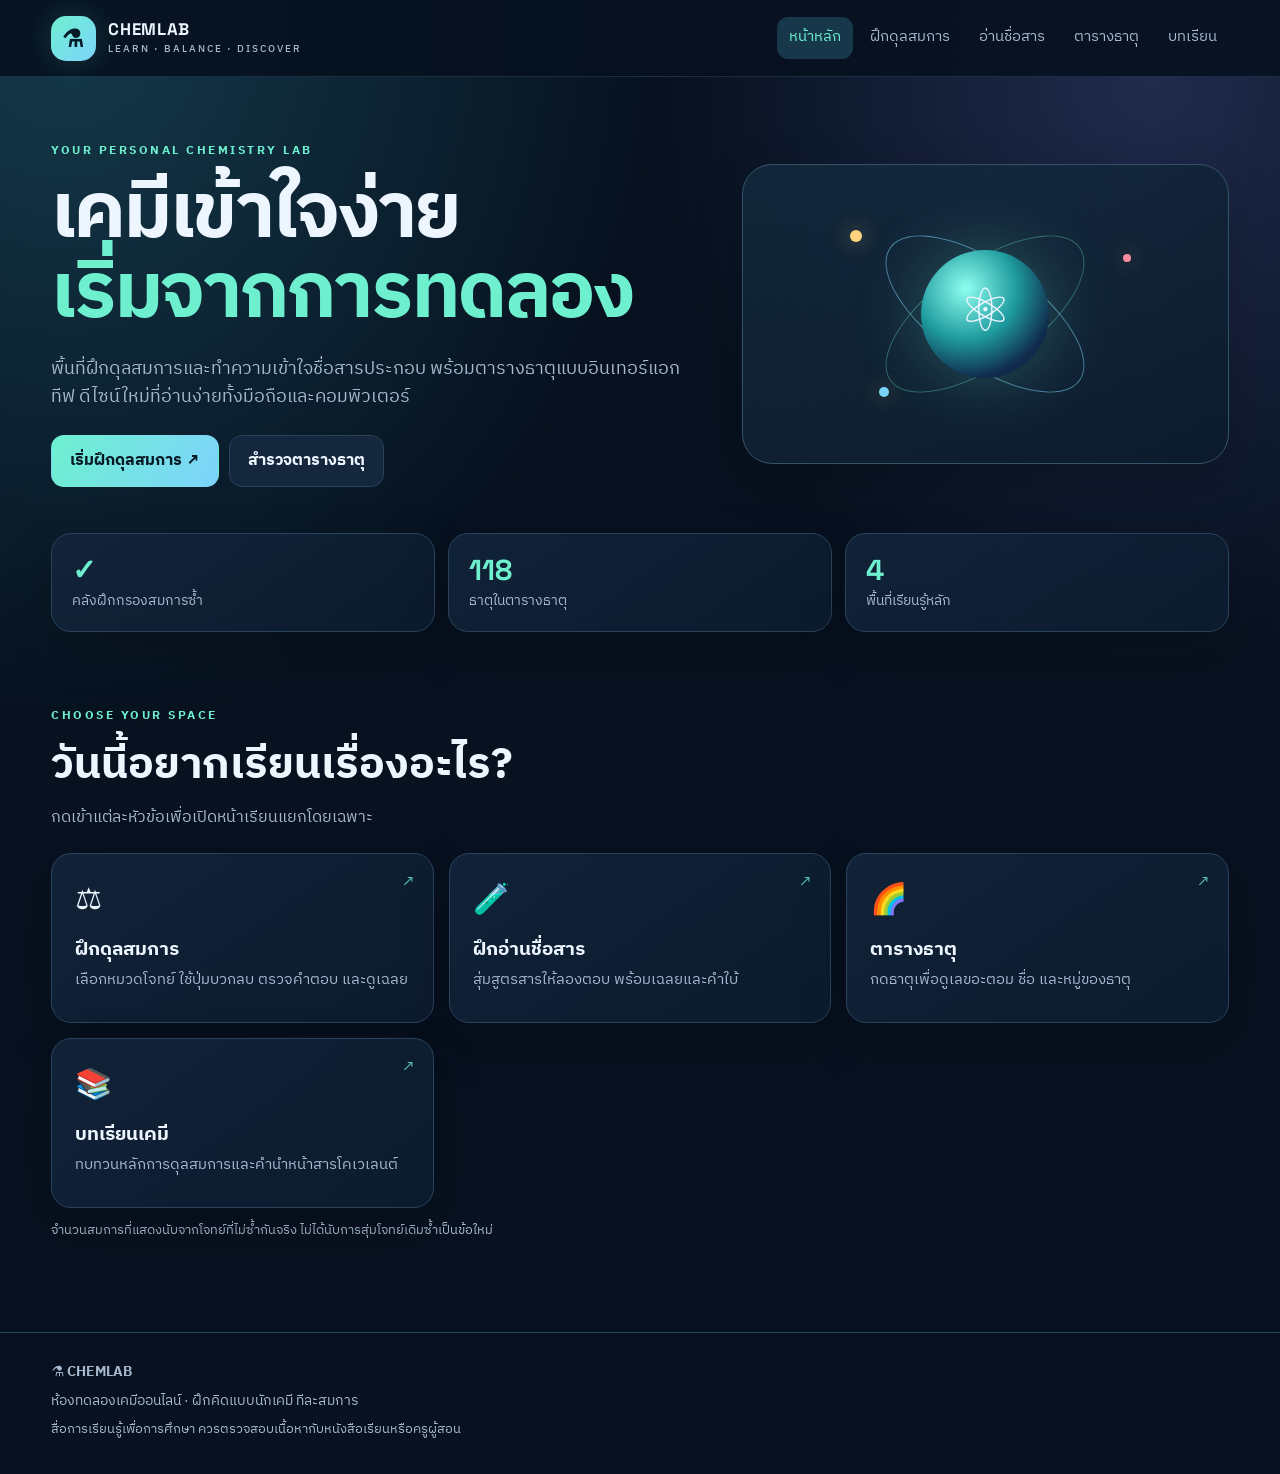
<file: index.html>
<!doctype html><html lang="th"><head><meta charset="utf-8"><meta name="viewport" content="width=device-width,initial-scale=1"><meta name="theme-color" content="#07111f"><title>หน้าหลัก | ChemLab</title><link rel="stylesheet" href="style.css"></head><body><header class="top"><div class="shell nav"><a class="brand" href="index.html"><span class="mark">⚗</span><span>CHEMLAB<small>LEARN · BALANCE · DISCOVER</small></span></a><nav class="links"><a href="index.html" data-page="home">หน้าหลัก</a><a href="practice.html" data-page="practice">ฝึกดุลสมการ</a><a href="naming.html" data-page="naming">อ่านชื่อสาร</a><a href="periodic.html" data-page="periodic">ตารางธาตุ</a><a href="lessons.html" data-page="lessons">บทเรียน</a></nav></div></header><script>document.querySelectorAll('.links a').forEach(a=>{if(a.dataset.page==='home')a.classList.add('active')})</script><main><section class="shell hero"><div><div class="eyebrow">YOUR PERSONAL CHEMISTRY LAB</div><h1>เคมีเข้าใจง่าย<br><em>เริ่มจากการทดลอง</em></h1><p class="lead">พื้นที่ฝึกดุลสมการและทำความเข้าใจชื่อสารประกอบ พร้อมตารางธาตุแบบอินเทอร์แอกทีฟ ดีไซน์ใหม่ที่อ่านง่ายทั้งมือถือและคอมพิวเตอร์</p><div class="actions"><a class="btn primary" href="practice.html">เริ่มฝึกดุลสมการ ↗</a><a class="btn secondary" href="periodic.html">สำรวจตารางธาตุ</a></div></div><div class="art"><span class="bubble b1"></span><span class="bubble b2"></span><span class="bubble b3"></span><div class="orb">⚛</div></div></section><section class="shell stats"><div class="stat"><strong>✓</strong><span>คลังฝึกกรองสมการซ้ำ</span></div><div class="stat"><strong>118</strong><span>ธาตุในตารางธาตุ</span></div><div class="stat"><strong>4</strong><span>พื้นที่เรียนรู้หลัก</span></div></section><section class="shell section"><div class="head"><div><div class="eyebrow">CHOOSE YOUR SPACE</div><h2>วันนี้อยากเรียนเรื่องอะไร?</h2><p>กดเข้าแต่ละหัวข้อเพื่อเปิดหน้าเรียนแยกโดยเฉพาะ</p></div></div><div class="grid"><a class="card category" href="practice.html" style="text-decoration:none;color:inherit"><span class="emoji">⚖️</span><h3>ฝึกดุลสมการ</h3><p>เลือกหมวดโจทย์ ใช้ปุ่มบวกลบ ตรวจคำตอบ และดูเฉลย</p></a><a class="card category" href="naming.html" style="text-decoration:none;color:inherit"><span class="emoji">🧪</span><h3>ฝึกอ่านชื่อสาร</h3><p>สุ่มสูตรสารให้ลองตอบ พร้อมเฉลยและคำใบ้</p></a><a class="card category" href="periodic.html" style="text-decoration:none;color:inherit"><span class="emoji">🌈</span><h3>ตารางธาตุ</h3><p>กดธาตุเพื่อดูเลขอะตอม ชื่อ และหมู่ของธาตุ</p></a><a class="card category" href="lessons.html" style="text-decoration:none;color:inherit"><span class="emoji">📚</span><h3>บทเรียนเคมี</h3><p>ทบทวนหลักการดุลสมการและคำนำหน้าสารโคเวเลนต์</p></a></div><p class="notice">จำนวนสมการที่แสดงนับจากโจทย์ที่ไม่ซ้ำกันจริง ไม่ได้นับการสุ่มโจทย์เดิมซ้ำเป็นข้อใหม่</p></section></main><footer class="footer"><div class="shell"><strong>⚗ CHEMLAB</strong><p>ห้องทดลองเคมีออนไลน์ · ฝึกคิดแบบนักเคมี ทีละสมการ</p><p class="notice">สื่อการเรียนรู้เพื่อการศึกษา ควรตรวจสอบเนื้อหากับหนังสือเรียนหรือครูผู้สอน</p></div></footer></body></html>
</file>
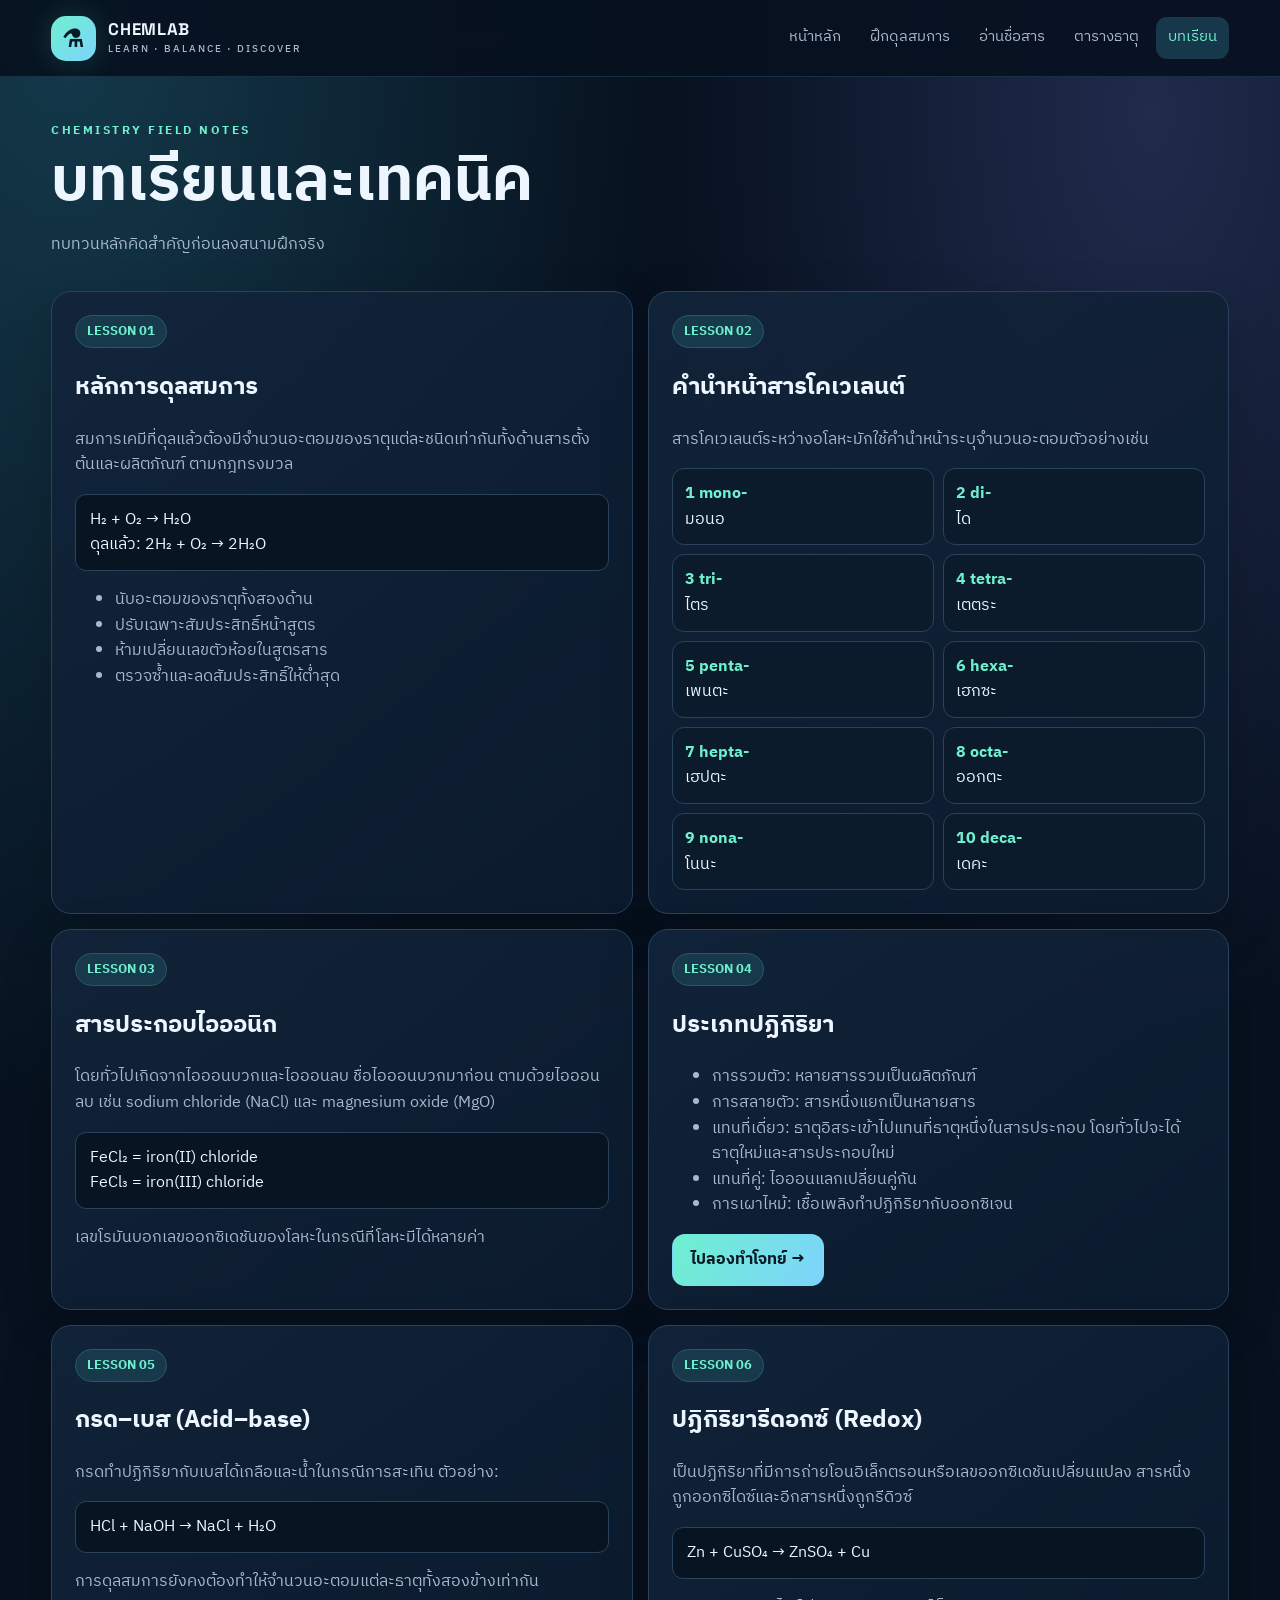
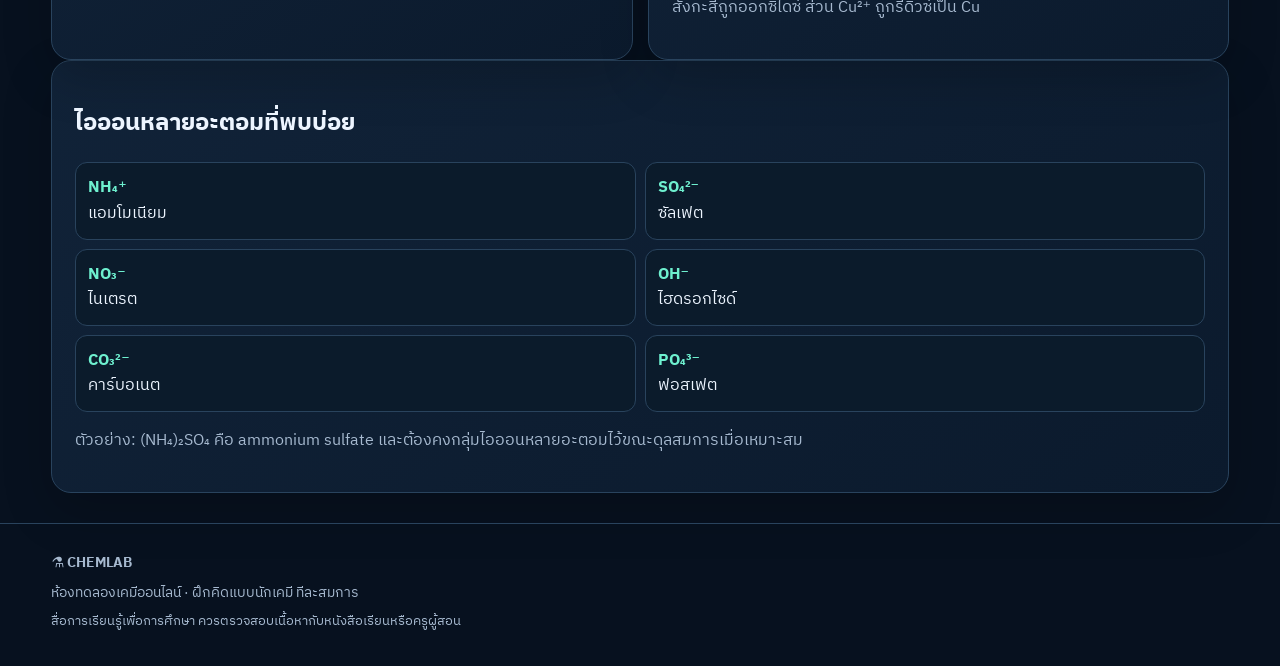
<file: lessons.html>
<!doctype html><html lang="th"><head><meta charset="utf-8"><meta name="viewport" content="width=device-width,initial-scale=1"><meta name="theme-color" content="#07111f"><title>บทเรียน | ChemLab</title><link rel="stylesheet" href="style.css"></head><body><header class="top"><div class="shell nav"><a class="brand" href="index.html"><span class="mark">⚗</span><span>CHEMLAB<small>LEARN · BALANCE · DISCOVER</small></span></a><nav class="links"><a href="index.html" data-page="home">หน้าหลัก</a><a href="practice.html" data-page="practice">ฝึกดุลสมการ</a><a href="naming.html" data-page="naming">อ่านชื่อสาร</a><a href="periodic.html" data-page="periodic">ตารางธาตุ</a><a href="lessons.html" data-page="lessons">บทเรียน</a></nav></div></header><script>document.querySelectorAll('.links a').forEach(a=>{if(a.dataset.page==='lessons')a.classList.add('active')})</script><main class="shell"><section class="pageintro"><div class="eyebrow">CHEMISTRY FIELD NOTES</div><h1>บทเรียนและเทคนิค</h1><p>ทบทวนหลักคิดสำคัญก่อนลงสนามฝึกจริง</p></section><div class="lesson-grid"><article class="card lesson"><span class="pill">LESSON 01</span><h2>หลักการดุลสมการ</h2><p>สมการเคมีที่ดุลแล้วต้องมีจำนวนอะตอมของธาตุแต่ละชนิดเท่ากันทั้งด้านสารตั้งต้นและผลิตภัณฑ์ ตามกฎทรงมวล</p><div class="example">H₂ + O₂ → H₂O<br>ดุลแล้ว: 2H₂ + O₂ → 2H₂O</div><ul><li>นับอะตอมของธาตุทั้งสองด้าน</li><li>ปรับเฉพาะสัมประสิทธิ์หน้าสูตร</li><li>ห้ามเปลี่ยนเลขตัวห้อยในสูตรสาร</li><li>ตรวจซ้ำและลดสัมประสิทธิ์ให้ต่ำสุด</li></ul></article><article class="card lesson"><span class="pill">LESSON 02</span><h2>คำนำหน้าสารโคเวเลนต์</h2><p>สารโคเวเลนต์ระหว่างอโลหะมักใช้คำนำหน้าระบุจำนวนอะตอมตัวอย่างเช่น</p><div class="prefixgrid"><div class="prefix"><b>1 mono-</b><br>มอนอ</div><div class="prefix"><b>2 di-</b><br>ได</div><div class="prefix"><b>3 tri-</b><br>ไตร</div><div class="prefix"><b>4 tetra-</b><br>เตตระ</div><div class="prefix"><b>5 penta-</b><br>เพนตะ</div><div class="prefix"><b>6 hexa-</b><br>เฮกซะ</div><div class="prefix"><b>7 hepta-</b><br>เฮปตะ</div><div class="prefix"><b>8 octa-</b><br>ออกตะ</div><div class="prefix"><b>9 nona-</b><br>โนนะ</div><div class="prefix"><b>10 deca-</b><br>เดคะ</div></div></article><article class="card lesson"><span class="pill">LESSON 03</span><h2>สารประกอบไอออนิก</h2><p>โดยทั่วไปเกิดจากไอออนบวกและไอออนลบ ชื่อไอออนบวกมาก่อน ตามด้วยไอออนลบ เช่น sodium chloride (NaCl) และ magnesium oxide (MgO)</p><div class="example">FeCl₂ = iron(II) chloride<br>FeCl₃ = iron(III) chloride</div><p>เลขโรมันบอกเลขออกซิเดชันของโลหะในกรณีที่โลหะมีได้หลายค่า</p></article><article class="card lesson"><span class="pill">LESSON 04</span><h2>ประเภทปฏิกิริยา</h2><ul><li>การรวมตัว: หลายสารรวมเป็นผลิตภัณฑ์</li><li>การสลายตัว: สารหนึ่งแยกเป็นหลายสาร</li><li>แทนที่เดี่ยว: ธาตุอิสระเข้าไปแทนที่ธาตุหนึ่งในสารประกอบ โดยทั่วไปจะได้ธาตุใหม่และสารประกอบใหม่</li><li>แทนที่คู่: ไอออนแลกเปลี่ยนคู่กัน</li><li>การเผาไหม้: เชื้อเพลิงทำปฏิกิริยากับออกซิเจน</li></ul><a class="btn primary" href="practice.html">ไปลองทำโจทย์ →</a></article><article class="card lesson"><span class="pill">LESSON 05</span><h2>กรด–เบส (Acid–base)</h2><p>กรดทำปฏิกิริยากับเบสได้เกลือและน้ำในกรณีการสะเทิน ตัวอย่าง:</p><div class="example">HCl + NaOH → NaCl + H₂O</div><p>การดุลสมการยังคงต้องทำให้จำนวนอะตอมแต่ละธาตุทั้งสองข้างเท่ากัน</p></article><article class="card lesson"><span class="pill">LESSON 06</span><h2>ปฏิกิริยารีดอกซ์ (Redox)</h2><p>เป็นปฏิกิริยาที่มีการถ่ายโอนอิเล็กตรอนหรือเลขออกซิเดชันเปลี่ยนแปลง สารหนึ่งถูกออกซิไดซ์และอีกสารหนึ่งถูกรีดิวซ์</p><div class="example">Zn + CuSO₄ → ZnSO₄ + Cu</div><p>สังกะสีถูกออกซิไดซ์ ส่วน Cu²⁺ ถูกรีดิวซ์เป็น Cu</p></article></div><section class="card lesson"><h2>ไอออนหลายอะตอมที่พบบ่อย</h2><div class="prefixgrid"><div class="prefix"><b>NH₄⁺</b><br>แอมโมเนียม</div><div class="prefix"><b>SO₄²⁻</b><br>ซัลเฟต</div><div class="prefix"><b>NO₃⁻</b><br>ไนเตรต</div><div class="prefix"><b>OH⁻</b><br>ไฮดรอกไซด์</div><div class="prefix"><b>CO₃²⁻</b><br>คาร์บอเนต</div><div class="prefix"><b>PO₄³⁻</b><br>ฟอสเฟต</div></div><p>ตัวอย่าง: (NH₄)₂SO₄ คือ ammonium sulfate และต้องคงกลุ่มไอออนหลายอะตอมไว้ขณะดุลสมการเมื่อเหมาะสม</p></section></main><footer class="footer"><div class="shell"><strong>⚗ CHEMLAB</strong><p>ห้องทดลองเคมีออนไลน์ · ฝึกคิดแบบนักเคมี ทีละสมการ</p><p class="notice">สื่อการเรียนรู้เพื่อการศึกษา ควรตรวจสอบเนื้อหากับหนังสือเรียนหรือครูผู้สอน</p></div></footer></body></html>
</file>
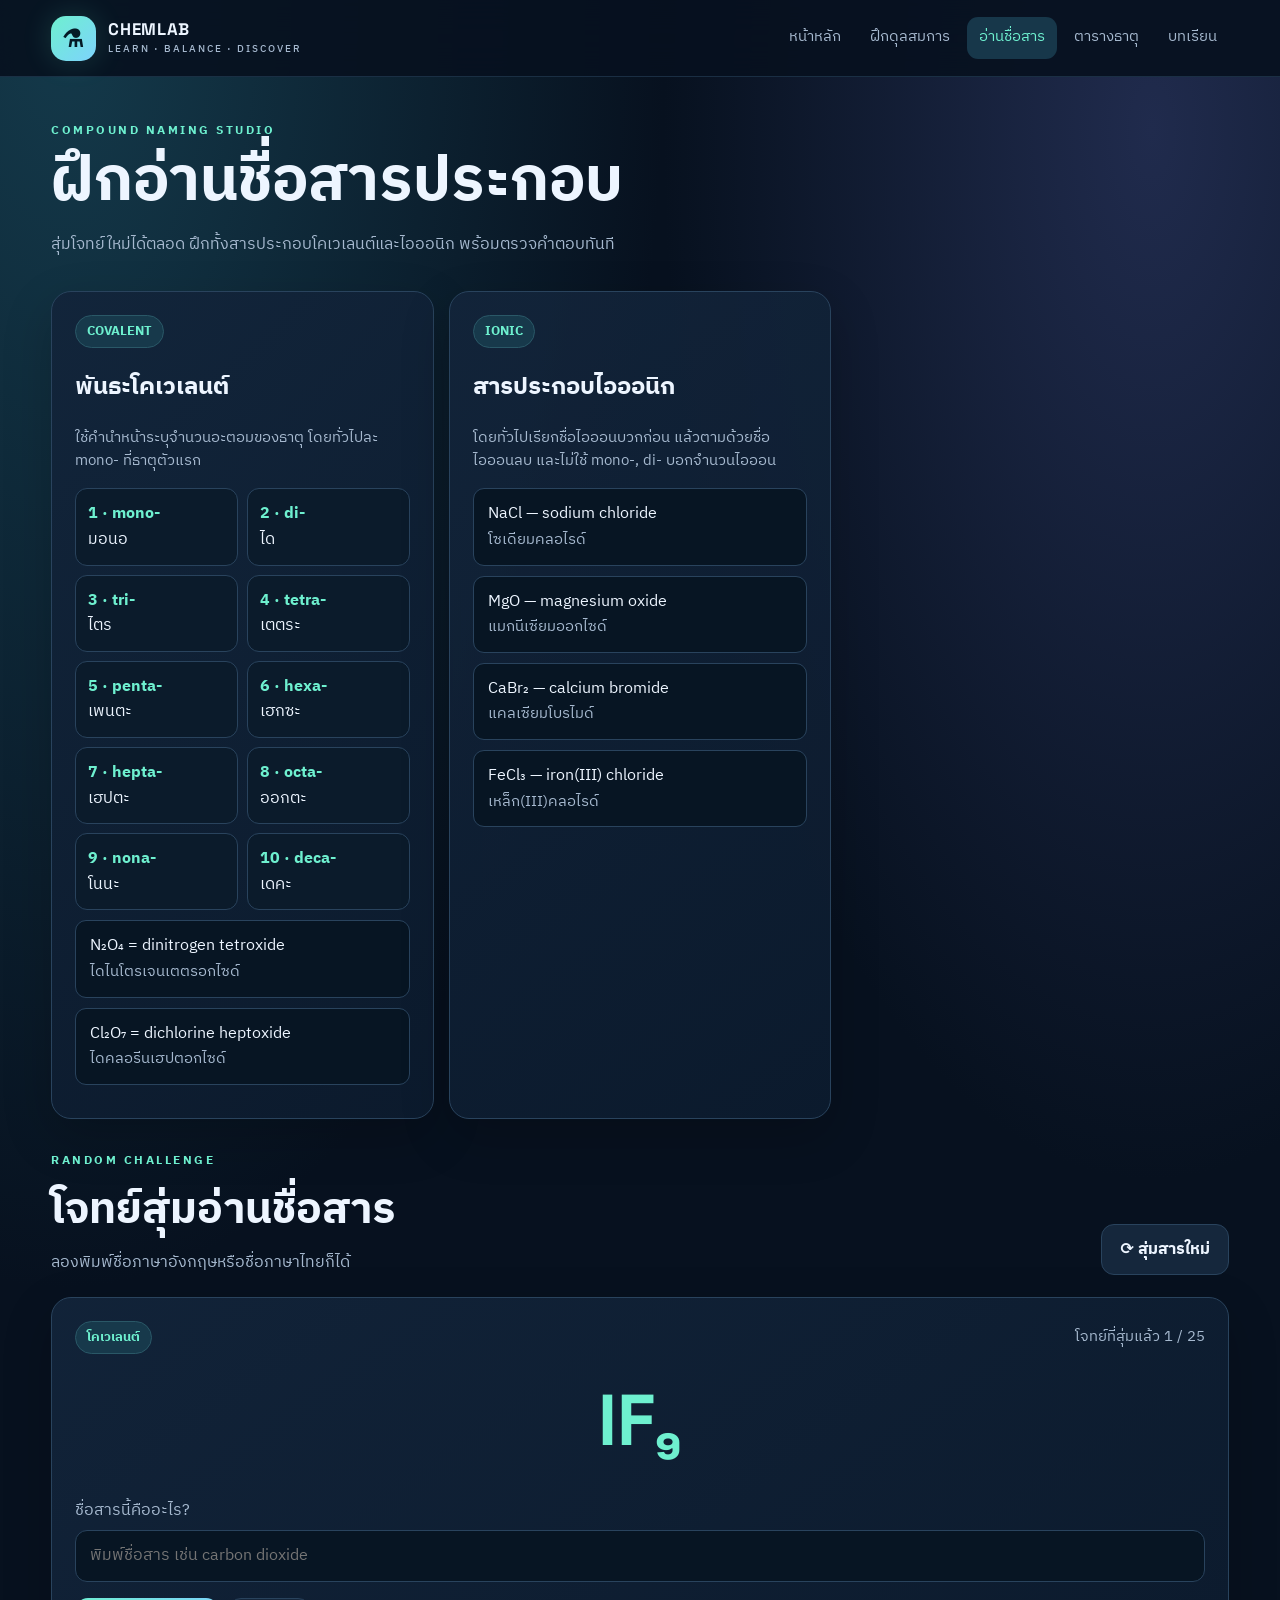
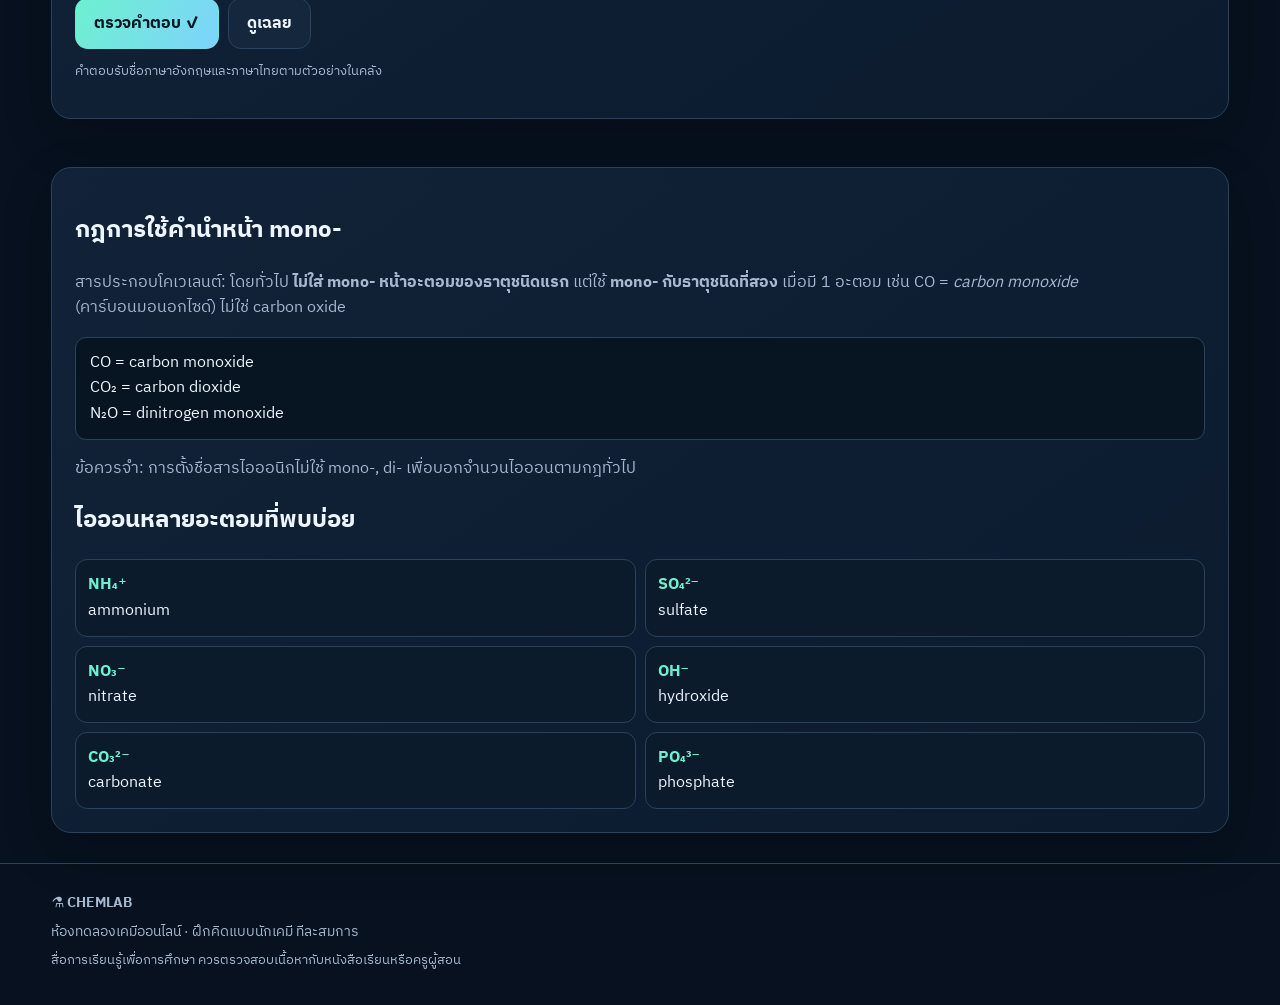
<file: naming.html>
<!doctype html><html lang="th"><head><meta charset="utf-8"><meta name="viewport" content="width=device-width,initial-scale=1"><meta name="theme-color" content="#07111f"><title>อ่านชื่อสาร | ChemLab</title><link rel="stylesheet" href="style.css"></head><body><header class="top"><div class="shell nav"><a class="brand" href="index.html"><span class="mark">⚗</span><span>CHEMLAB<small>LEARN · BALANCE · DISCOVER</small></span></a><nav class="links"><a href="index.html" data-page="home">หน้าหลัก</a><a href="practice.html" data-page="practice">ฝึกดุลสมการ</a><a href="naming.html" data-page="naming">อ่านชื่อสาร</a><a href="periodic.html" data-page="periodic">ตารางธาตุ</a><a href="lessons.html" data-page="lessons">บทเรียน</a></nav></div></header><script>document.querySelectorAll('.links a').forEach(a=>{if(a.dataset.page==='naming')a.classList.add('active')})</script><main class="shell"><section class="pageintro"><div class="eyebrow">COMPOUND NAMING STUDIO</div><h1>ฝึกอ่านชื่อสารประกอบ</h1><p>สุ่มโจทย์ใหม่ได้ตลอด ฝึกทั้งสารประกอบโคเวเลนต์และไอออนิก พร้อมตรวจคำตอบทันที</p></section><div class="grid"><article class="card lesson"><span class="pill">COVALENT</span><h2>พันธะโคเวเลนต์</h2><p class="muted">ใช้คำนำหน้าระบุจำนวนอะตอมของธาตุ โดยทั่วไปละ mono- ที่ธาตุตัวแรก</p><div class="prefixgrid"><div class="prefix"><b>1 · mono-</b><br>มอนอ</div><div class="prefix"><b>2 · di-</b><br>ได</div><div class="prefix"><b>3 · tri-</b><br>ไตร</div><div class="prefix"><b>4 · tetra-</b><br>เตตระ</div><div class="prefix"><b>5 · penta-</b><br>เพนตะ</div><div class="prefix"><b>6 · hexa-</b><br>เฮกซะ</div><div class="prefix"><b>7 · hepta-</b><br>เฮปตะ</div><div class="prefix"><b>8 · octa-</b><br>ออกตะ</div><div class="prefix"><b>9 · nona-</b><br>โนนะ</div><div class="prefix"><b>10 · deca-</b><br>เดคะ</div></div><div class="example">N₂O₄ = dinitrogen tetroxide<br><span class="muted">ไดไนโตรเจนเตตรอกไซด์</span></div><div class="example">Cl₂O₇ = dichlorine heptoxide<br><span class="muted">ไดคลอรีนเฮปตอกไซด์</span></div></article><article class="card lesson"><span class="pill">IONIC</span><h2>สารประกอบไอออนิก</h2><p class="muted">โดยทั่วไปเรียกชื่อไอออนบวกก่อน แล้วตามด้วยชื่อไอออนลบ และไม่ใช้ mono-, di- บอกจำนวนไอออน</p><div class="example">NaCl — sodium chloride<br><span class="muted">โซเดียมคลอไรด์</span></div><div class="example">MgO — magnesium oxide<br><span class="muted">แมกนีเซียมออกไซด์</span></div><div class="example">CaBr₂ — calcium bromide<br><span class="muted">แคลเซียมโบรไมด์</span></div><div class="example">FeCl₃ — iron(III) chloride<br><span class="muted">เหล็ก(III)คลอไรด์</span></div></article></div><section class="section"><div class="head"><div><div class="eyebrow">RANDOM CHALLENGE</div><h2>โจทย์สุ่มอ่านชื่อสาร</h2><p>ลองพิมพ์ชื่อภาษาอังกฤษหรือชื่อภาษาไทยก็ได้</p></div><button class="btn secondary" id="randomBtn">⟳ สุ่มสารใหม่</button></div><div class="card quiz"><div class="row"><span class="pill" id="typePill">โคเวเลนต์</span><span class="muted" id="round">โจทย์สุ่ม</span></div><div id="formulaCard" style="font:700 clamp(2.5rem,7vw,4.5rem) 'Space Grotesk';color:var(--mint);padding:20px 0;text-align:center">CO₂</div><label for="nameAnswer">ชื่อสารนี้คืออะไร?</label><input class="field" id="nameAnswer" placeholder="พิมพ์ชื่อสาร เช่น carbon dioxide"><div class="answer-actions"><button class="btn primary" id="checkName">ตรวจคำตอบ ✓</button><button class="btn secondary" id="showName">ดูเฉลย</button></div><div class="feedback" id="nameFeedback" aria-live="polite"></div><p class="notice">คำตอบรับชื่อภาษาอังกฤษและภาษาไทยตามตัวอย่างในคลัง</p></div></section><section class="card lesson"><h2>กฎการใช้คำนำหน้า mono-</h2><p>สารประกอบโคเวเลนต์: โดยทั่วไป <b>ไม่ใส่ mono- หน้าอะตอมของธาตุชนิดแรก</b> แต่ใช้ <b>mono- กับธาตุชนิดที่สอง</b> เมื่อมี 1 อะตอม เช่น CO = <i>carbon monoxide</i> (คาร์บอนมอนอกไซด์) ไม่ใช่ carbon oxide</p><div class="example">CO = carbon monoxide<br>CO₂ = carbon dioxide<br>N₂O = dinitrogen monoxide</div><p>ข้อควรจำ: การตั้งชื่อสารไอออนิกไม่ใช้ mono-, di- เพื่อบอกจำนวนไอออนตามกฎทั่วไป</p><h2>ไอออนหลายอะตอมที่พบบ่อย</h2><div class="prefixgrid"><div class="prefix"><b>NH₄⁺</b><br>ammonium</div><div class="prefix"><b>SO₄²⁻</b><br>sulfate</div><div class="prefix"><b>NO₃⁻</b><br>nitrate</div><div class="prefix"><b>OH⁻</b><br>hydroxide</div><div class="prefix"><b>CO₃²⁻</b><br>carbonate</div><div class="prefix"><b>PO₄³⁻</b><br>phosphate</div></div></section></main><footer class="footer"><div class="shell"><strong>⚗ CHEMLAB</strong><p>ห้องทดลองเคมีออนไลน์ · ฝึกคิดแบบนักเคมี ทีละสมการ</p><p class="notice">สื่อการเรียนรู้เพื่อการศึกษา ควรตรวจสอบเนื้อหากับหนังสือเรียนหรือครูผู้สอน</p></div></footer><script>
const compounds=[
{f:'CO',type:'โคเวเลนต์',en:'carbon monoxide',th:'คาร์บอนมอนอกไซด์'}, {f:'CO₂',type:'โคเวเลนต์',en:'carbon dioxide',th:'คาร์บอนไดออกไซด์'}, {f:'N₂O',type:'โคเวเลนต์',en:'dinitrogen monoxide',th:'ไดไนโตรเจนมอนอกไซด์'}, {f:'N₂O₃',type:'โคเวเลนต์',en:'dinitrogen trioxide',th:'ไดไนโตรเจนไตรออกไซด์'}, {f:'N₂O₄',type:'โคเวเลนต์',en:'dinitrogen tetroxide',th:'ไดไนโตรเจนเตตรอกไซด์'}, {f:'N₂O₅',type:'โคเวเลนต์',en:'dinitrogen pentoxide',th:'ไดไนโตรเจนเพนตอกไซด์'}, {f:'PCl₃',type:'โคเวเลนต์',en:'phosphorus trichloride',th:'ฟอสฟอรัสไตรคลอไรด์'}, {f:'PCl₅',type:'โคเวเลนต์',en:'phosphorus pentachloride',th:'ฟอสฟอรัสเพนตะคลอไรด์'}, {f:'SF₆',type:'โคเวเลนต์',en:'sulfur hexafluoride',th:'ซัลเฟอร์เฮกซะฟลูออไรด์'}, {f:'Cl₂O₇',type:'โคเวเลนต์',en:'dichlorine heptoxide',th:'ไดคลอรีนเฮปตอกไซด์'}, {f:'XeF₈',type:'โคเวเลนต์',en:'xenon octafluoride',th:'ซีนอนออกตาฟลูออไรด์'}, {f:'IF₉',type:'โคเวเลนต์',en:'iodine nonafluoride',th:'ไอโอดีนโนนาฟลูออไรด์'}, {f:'OsO₄',type:'โคเวเลนต์',en:'osmium tetroxide',th:'ออสเมียมเตตรอกไซด์'}, {f:'NaCl',type:'ไอออนิก',en:'sodium chloride',th:'โซเดียมคลอไรด์'}, {f:'MgO',type:'ไอออนิก',en:'magnesium oxide',th:'แมกนีเซียมออกไซด์'}, {f:'CaBr₂',type:'ไอออนิก',en:'calcium bromide',th:'แคลเซียมโบรไมด์'}, {f:'Al₂O₃',type:'ไอออนิก',en:'aluminum oxide',th:'อะลูมิเนียมออกไซด์'}, {f:'K₂S',type:'ไอออนิก',en:'potassium sulfide',th:'โพแทสเซียมซัลไฟด์'}, {f:'Li₃N',type:'ไอออนิก',en:'lithium nitride',th:'ลิเทียมไนไตรด์'}, {f:'FeCl₂',type:'ไอออนิก',en:'iron(II) chloride',th:'เหล็ก(II)คลอไรด์'}, {f:'FeCl₃',type:'ไอออนิก',en:'iron(III) chloride',th:'เหล็ก(III)คลอไรด์'}, {f:'CuO',type:'ไอออนิก',en:'copper(II) oxide',th:'ทองแดง(II)ออกไซด์'}, {f:'Cu₂O',type:'ไอออนิก',en:'copper(I) oxide',th:'ทองแดง(I)ออกไซด์'}, {f:'BaSO₄',type:'ไอออนิก',en:'barium sulfate',th:'แบเรียมซัลเฟต'}, {f:'Na₂CO₃',type:'ไอออนิก',en:'sodium carbonate',th:'โซเดียมคาร์บอเนต'}];
let current=-1,seen=new Set();const $=x=>document.getElementById(x);function randomCompound(){let pool=compounds.map((_,i)=>i).filter(i=>!seen.has(i));if(!pool.length){seen.clear();pool=compounds.map((_,i)=>i)}current=pool[Math.floor(Math.random()*pool.length)];seen.add(current);$('formulaCard').textContent=compounds[current].f;$('typePill').textContent=compounds[current].type;$('round').textContent=`โจทย์ที่สุ่มแล้ว ${seen.size} / ${compounds.length}`;$('nameAnswer').value='';$('nameFeedback').className='feedback';$('nameFeedback').innerHTML='';}function reveal(){let c=compounds[current],f=$('nameFeedback');f.className='feedback good';f.innerHTML=`เฉลย: <strong>${c.en}</strong><br>${c.th}`}function check(){let c=compounds[current],a=$('nameAnswer').value.trim().toLowerCase().replace(/[.,]/g,''),f=$('nameFeedback');let ok=[c.en,c.th].some(x=>x.toLowerCase()===a);f.className='feedback '+(ok?'good':'bad');f.innerHTML=ok?'✓ ถูกต้อง เก่งมาก!':`ยังไม่ถูกต้อง ลองอีกครั้ง หรือกด “ดูเฉลย”`;}
$('randomBtn').addEventListener('click',randomCompound);$('checkName').addEventListener('click',check);$('showName').addEventListener('click',reveal);$('nameAnswer').addEventListener('keydown',e=>{if(e.key==='Enter')check()});randomCompound();</script></body></html>
</file>
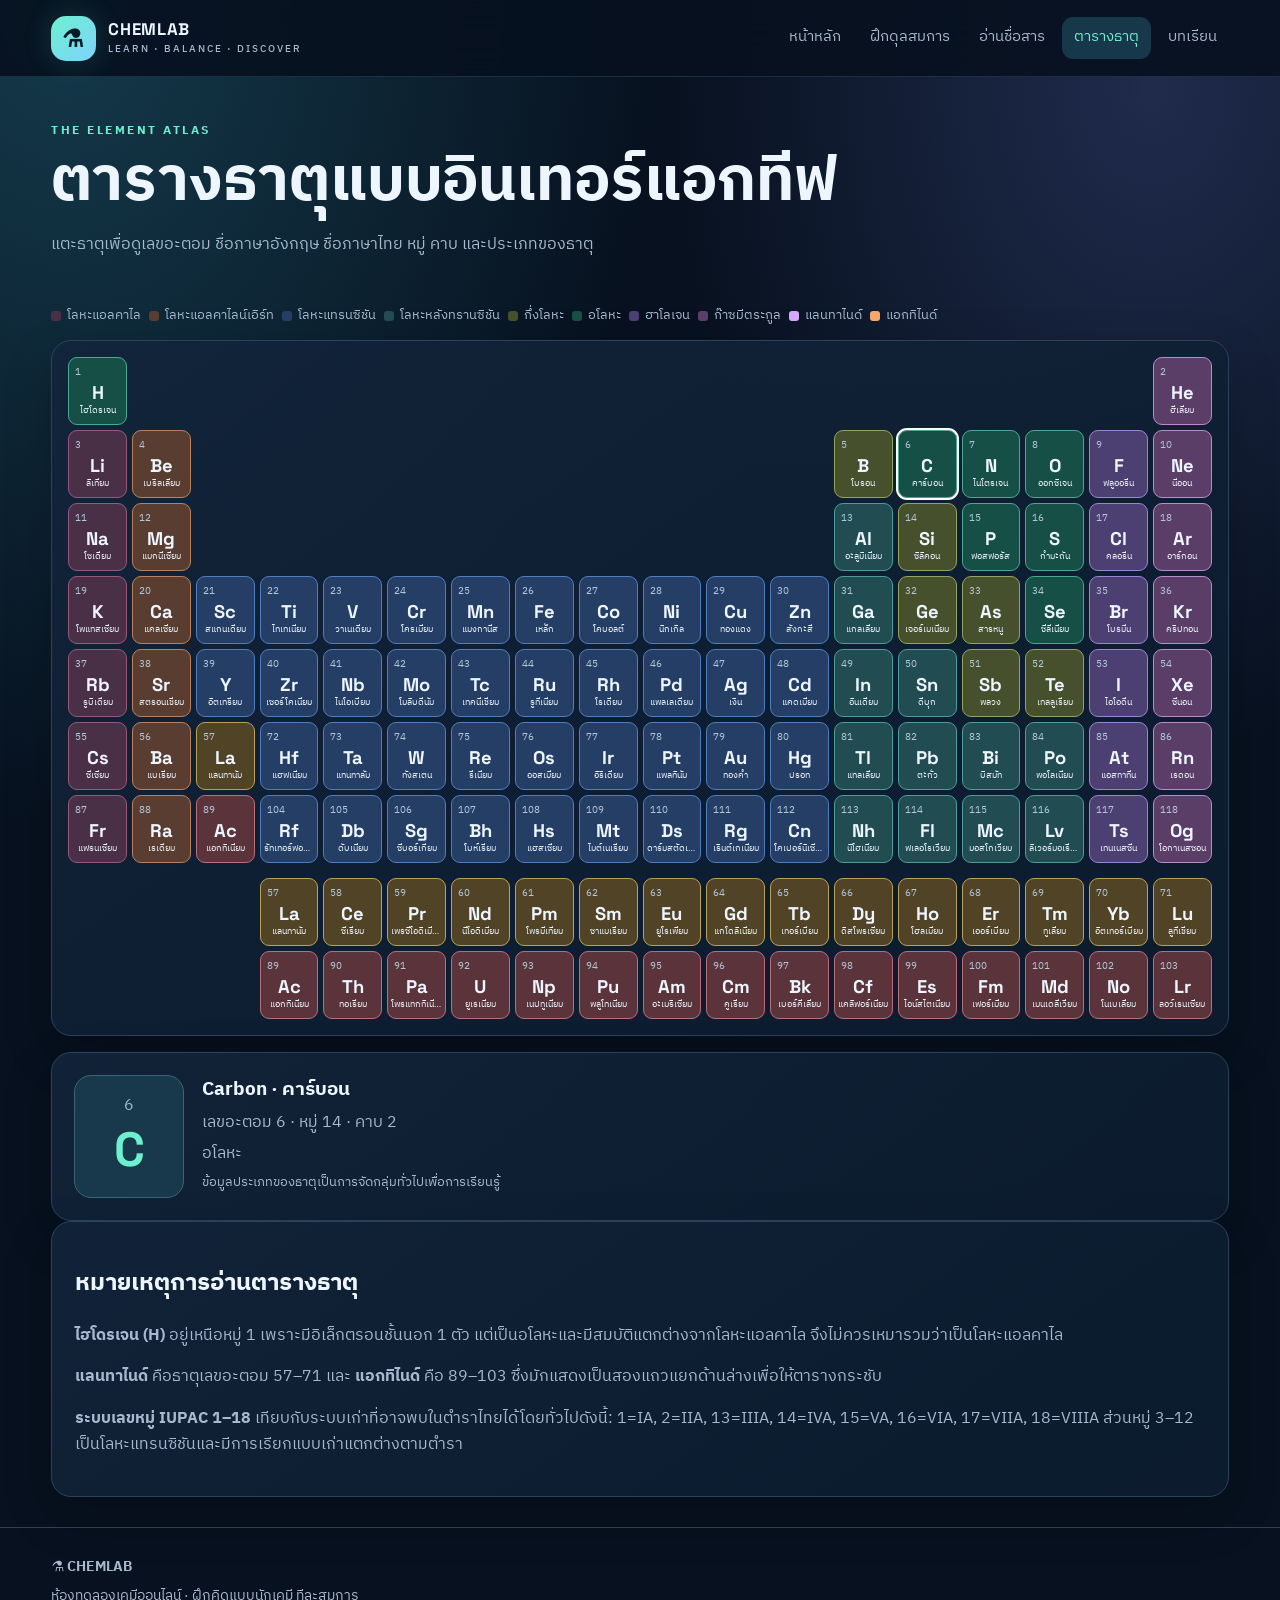
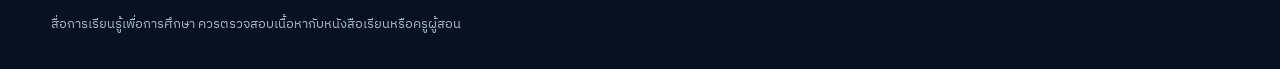
<file: periodic.html>
<!doctype html><html lang="th"><head><meta charset="utf-8"><meta name="viewport" content="width=device-width,initial-scale=1"><meta name="theme-color" content="#07111f"><title>ตารางธาตุ | ChemLab</title><link rel="stylesheet" href="style.css"></head><body><header class="top"><div class="shell nav"><a class="brand" href="index.html"><span class="mark">⚗</span><span>CHEMLAB<small>LEARN · BALANCE · DISCOVER</small></span></a><nav class="links"><a href="index.html" data-page="home">หน้าหลัก</a><a href="practice.html" data-page="practice">ฝึกดุลสมการ</a><a href="naming.html" data-page="naming">อ่านชื่อสาร</a><a href="periodic.html" data-page="periodic">ตารางธาตุ</a><a href="lessons.html" data-page="lessons">บทเรียน</a></nav></div></header><script>document.querySelectorAll('.links a').forEach(a=>{if(a.dataset.page==='periodic')a.classList.add('active')})</script><main class="shell"><section class="pageintro"><div class="eyebrow">THE ELEMENT ATLAS</div><h1>ตารางธาตุแบบอินเทอร์แอกทีฟ</h1><p>แตะธาตุเพื่อดูเลขอะตอม ชื่อภาษาอังกฤษ ชื่อภาษาไทย หมู่ คาบ และประเภทของธาตุ</p></section><div class="legend"><span><i class="dot alkali"></i>โลหะแอลคาไล</span><span><i class="dot alkaline"></i>โลหะแอลคาไลน์เอิร์ท</span><span><i class="dot transition"></i>โลหะแทรนซิชัน</span><span><i class="dot post"></i>โลหะหลังทรานซิชัน</span><span><i class="dot metalloid"></i>กึ่งโลหะ</span><span><i class="dot nonmetal"></i>อโลหะ</span><span><i class="dot halogen"></i>ฮาโลเจน</span><span><i class="dot noble"></i>ก๊าซมีตระกูล</span><span><i class="dot lanthanide"></i>แลนทาไนด์</span><span><i class="dot actinide"></i>แอกทิไนด์</span></div><div class="card tablewrap"><div class="ptable" id="ptable"></div></div><div class="card element-detail" id="elementDetail"><div class="detail-symbol"><span id="dNum">6</span><b id="dSymbol">C</b></div><div class="detail-content"><h3 id="dName">Carbon · คาร์บอน</h3><p id="dInfo">เลขอะตอม 6 · หมู่ 14 · คาบ 2</p><p id="dFamily">อโลหะ</p><p class="notice">ข้อมูลประเภทของธาตุเป็นการจัดกลุ่มทั่วไปเพื่อการเรียนรู้</p></div></div><section class="card lesson"><h2>หมายเหตุการอ่านตารางธาตุ</h2><p><b>ไฮโดรเจน (H)</b> อยู่เหนือหมู่ 1 เพราะมีอิเล็กตรอนชั้นนอก 1 ตัว แต่เป็นอโลหะและมีสมบัติแตกต่างจากโลหะแอลคาไล จึงไม่ควรเหมารวมว่าเป็นโลหะแอลคาไล</p><p><b>แลนทาไนด์</b> คือธาตุเลขอะตอม 57–71 และ <b>แอกทิไนด์</b> คือ 89–103 ซึ่งมักแสดงเป็นสองแถวแยกด้านล่างเพื่อให้ตารางกระชับ</p><p><b>ระบบเลขหมู่ IUPAC 1–18</b> เทียบกับระบบเก่าที่อาจพบในตำราไทยได้โดยทั่วไปดังนี้: 1=IA, 2=IIA, 13=IIIA, 14=IVA, 15=VA, 16=VIA, 17=VIIA, 18=VIIIA ส่วนหมู่ 3–12 เป็นโลหะแทรนซิชันและมีการเรียกแบบเก่าแตกต่างตามตำรา</p></section></main><footer class="footer"><div class="shell"><strong>⚗ CHEMLAB</strong><p>ห้องทดลองเคมีออนไลน์ · ฝึกคิดแบบนักเคมี ทีละสมการ</p><p class="notice">สื่อการเรียนรู้เพื่อการศึกษา ควรตรวจสอบเนื้อหากับหนังสือเรียนหรือครูผู้สอน</p></div></footer><script>const els=[[1, "H", "Hydrogen", "ไฮโดรเจน", 1, 1, "nonmetal"], [2, "He", "Helium", "ฮีเลียม", 18, 1, "noble"], [3, "Li", "Lithium", "ลิเทียม", 1, 2, "alkali"], [4, "Be", "Beryllium", "เบริลเลียม", 2, 2, "alkaline"], [5, "B", "Boron", "โบรอน", 13, 2, "metalloid"], [6, "C", "Carbon", "คาร์บอน", 14, 2, "nonmetal"], [7, "N", "Nitrogen", "ไนโตรเจน", 15, 2, "nonmetal"], [8, "O", "Oxygen", "ออกซิเจน", 16, 2, "nonmetal"], [9, "F", "Fluorine", "ฟลูออรีน", 17, 2, "halogen"], [10, "Ne", "Neon", "นีออน", 18, 2, "noble"], [11, "Na", "Sodium", "โซเดียม", 1, 3, "alkali"], [12, "Mg", "Magnesium", "แมกนีเซียม", 2, 3, "alkaline"], [13, "Al", "Aluminum", "อะลูมิเนียม", 13, 3, "post"], [14, "Si", "Silicon", "ซิลิคอน", 14, 3, "metalloid"], [15, "P", "Phosphorus", "ฟอสฟอรัส", 15, 3, "nonmetal"], [16, "S", "Sulfur", "กำมะถัน", 16, 3, "nonmetal"], [17, "Cl", "Chlorine", "คลอรีน", 17, 3, "halogen"], [18, "Ar", "Argon", "อาร์กอน", 18, 3, "noble"], [19, "K", "Potassium", "โพแทสเซียม", 1, 4, "alkali"], [20, "Ca", "Calcium", "แคลเซียม", 2, 4, "alkaline"], [21, "Sc", "Scandium", "สแกนเดียม", 3, 4, "transition"], [22, "Ti", "Titanium", "ไทเทเนียม", 4, 4, "transition"], [23, "V", "Vanadium", "วาเนเดียม", 5, 4, "transition"], [24, "Cr", "Chromium", "โครเมียม", 6, 4, "transition"], [25, "Mn", "Manganese", "แมงกานีส", 7, 4, "transition"], [26, "Fe", "Iron", "เหล็ก", 8, 4, "transition"], [27, "Co", "Cobalt", "โคบอลต์", 9, 4, "transition"], [28, "Ni", "Nickel", "นิกเกิล", 10, 4, "transition"], [29, "Cu", "Copper", "ทองแดง", 11, 4, "transition"], [30, "Zn", "Zinc", "สังกะสี", 12, 4, "transition"], [31, "Ga", "Gallium", "แกลเลียม", 13, 4, "post"], [32, "Ge", "Germanium", "เจอร์เมเนียม", 14, 4, "metalloid"], [33, "As", "Arsenic", "สารหนู", 15, 4, "metalloid"], [34, "Se", "Selenium", "ซีลีเนียม", 16, 4, "nonmetal"], [35, "Br", "Bromine", "โบรมีน", 17, 4, "halogen"], [36, "Kr", "Krypton", "คริปทอน", 18, 4, "noble"], [37, "Rb", "Rubidium", "รูบิเดียม", 1, 5, "alkali"], [38, "Sr", "Strontium", "สตรอนเชียม", 2, 5, "alkaline"], [39, "Y", "Yttrium", "อิตเทรียม", 3, 5, "transition"], [40, "Zr", "Zirconium", "เซอร์โคเนียม", 4, 5, "transition"], [41, "Nb", "Niobium", "ไนโอเบียม", 5, 5, "transition"], [42, "Mo", "Molybdenum", "โมลิบดีนัม", 6, 5, "transition"], [43, "Tc", "Technetium", "เทคนีเชียม", 7, 5, "transition"], [44, "Ru", "Ruthenium", "รูทีเนียม", 8, 5, "transition"], [45, "Rh", "Rhodium", "โรเดียม", 9, 5, "transition"], [46, "Pd", "Palladium", "แพลเลเดียม", 10, 5, "transition"], [47, "Ag", "Silver", "เงิน", 11, 5, "transition"], [48, "Cd", "Cadmium", "แคดเมียม", 12, 5, "transition"], [49, "In", "Indium", "อินเดียม", 13, 5, "post"], [50, "Sn", "Tin", "ดีบุก", 14, 5, "post"], [51, "Sb", "Antimony", "พลวง", 15, 5, "metalloid"], [52, "Te", "Tellurium", "เทลลูเรียม", 16, 5, "metalloid"], [53, "I", "Iodine", "ไอโอดีน", 17, 5, "halogen"], [54, "Xe", "Xenon", "ซีนอน", 18, 5, "noble"], [55, "Cs", "Cesium", "ซีเซียม", 1, 6, "alkali"], [56, "Ba", "Barium", "แบเรียม", 2, 6, "alkaline"], [57, "La", "Lanthanum", "แลนทานัม", 3, 9, "lanth"], [58, "Ce", "Cerium", "ซีเรียม", 4, 9, "lanth"], [59, "Pr", "Praseodymium", "เพรซีโอดิเมียม", 5, 9, "lanth"], [60, "Nd", "Neodymium", "นีโอดิเมียม", 6, 9, "lanth"], [61, "Pm", "Promethium", "โพรมีเทียม", 7, 9, "lanth"], [62, "Sm", "Samarium", "ซาแมเรียม", 8, 9, "lanth"], [63, "Eu", "Europium", "ยูโรเพียม", 9, 9, "lanth"], [64, "Gd", "Gadolinium", "แกโดลิเนียม", 10, 9, "lanth"], [65, "Tb", "Terbium", "เทอร์เบียม", 11, 9, "lanth"], [66, "Dy", "Dysprosium", "ดิสโพรเซียม", 12, 9, "lanth"], [67, "Ho", "Holmium", "โฮลเมียม", 13, 9, "lanth"], [68, "Er", "Erbium", "เออร์เบียม", 14, 9, "lanth"], [69, "Tm", "Thulium", "ทูเลียม", 15, 9, "lanth"], [70, "Yb", "Ytterbium", "อิตเทอร์เบียม", 16, 9, "lanth"], [71, "Lu", "Lutetium", "ลูทีเชียม", 17, 9, "lanth"], [72, "Hf", "Hafnium", "แฮฟเนียม", 4, 6, "transition"], [73, "Ta", "Tantalum", "แทนทาลัม", 5, 6, "transition"], [74, "W", "Tungsten", "ทังสเตน", 6, 6, "transition"], [75, "Re", "Rhenium", "รีเนียม", 7, 6, "transition"], [76, "Os", "Osmium", "ออสเมียม", 8, 6, "transition"], [77, "Ir", "Iridium", "อิริเดียม", 9, 6, "transition"], [78, "Pt", "Platinum", "แพลทินัม", 10, 6, "transition"], [79, "Au", "Gold", "ทองคำ", 11, 6, "transition"], [80, "Hg", "Mercury", "ปรอท", 12, 6, "transition"], [81, "Tl", "Thallium", "แทลเลียม", 13, 6, "post"], [82, "Pb", "Lead", "ตะกั่ว", 14, 6, "post"], [83, "Bi", "Bismuth", "บิสมัท", 15, 6, "post"], [84, "Po", "Polonium", "พอโลเนียม", 16, 6, "post"], [85, "At", "Astatine", "แอสทาทีน", 17, 6, "halogen"], [86, "Rn", "Radon", "เรดอน", 18, 6, "noble"], [87, "Fr", "Francium", "แฟรนเซียม", 1, 7, "alkali"], [88, "Ra", "Radium", "เรเดียม", 2, 7, "alkaline"], [89, "Ac", "Actinium", "แอกทิเนียม", 3, 10, "act"], [90, "Th", "Thorium", "ทอเรียม", 4, 10, "act"], [91, "Pa", "Protactinium", "โพรแทกทิเนียม", 5, 10, "act"], [92, "U", "Uranium", "ยูเรเนียม", 6, 10, "act"], [93, "Np", "Neptunium", "เนปทูเนียม", 7, 10, "act"], [94, "Pu", "Plutonium", "พลูโทเนียม", 8, 10, "act"], [95, "Am", "Americium", "อะเมริเซียม", 9, 10, "act"], [96, "Cm", "Curium", "คูเรียม", 10, 10, "act"], [97, "Bk", "Berkelium", "เบอร์คีเลียม", 11, 10, "act"], [98, "Cf", "Californium", "แคลิฟอร์เนียม", 12, 10, "act"], [99, "Es", "Einsteinium", "ไอน์สไตเนียม", 13, 10, "act"], [100, "Fm", "Fermium", "เฟอร์เมียม", 14, 10, "act"], [101, "Md", "Mendelevium", "เมนเดลีเวียม", 15, 10, "act"], [102, "No", "Nobelium", "โนเบเลียม", 16, 10, "act"], [103, "Lr", "Lawrencium", "ลอว์เรนเซียม", 17, 10, "act"], [104, "Rf", "Rutherfordium", "รัทเทอร์ฟอร์เดียม", 4, 7, "transition"], [105, "Db", "Dubnium", "ดับเนียม", 5, 7, "transition"], [106, "Sg", "Seaborgium", "ซีบอร์เกียม", 6, 7, "transition"], [107, "Bh", "Bohrium", "โบห์เรียม", 7, 7, "transition"], [108, "Hs", "Hassium", "แฮสเซียม", 8, 7, "transition"], [109, "Mt", "Meitnerium", "ไมต์เนเรียม", 9, 7, "transition"], [110, "Ds", "Darmstadtium", "ดาร์มสตัดเทียม", 10, 7, "transition"], [111, "Rg", "Roentgenium", "เรินต์เกเนียม", 11, 7, "transition"], [112, "Cn", "Copernicium", "โคเปอร์นิเซียม", 12, 7, "transition"], [113, "Nh", "Nihonium", "นิโฮเนียม", 13, 7, "post"], [114, "Fl", "Flerovium", "ฟเลอโรเวียม", 14, 7, "post"], [115, "Mc", "Moscovium", "มอสโกเวียม", 15, 7, "post"], [116, "Lv", "Livermorium", "ลิเวอร์มอเรียม", 16, 7, "post"], [117, "Ts", "Tennessine", "เทนเนสซีน", 17, 7, "halogen"], [118, "Og", "Oganesson", "โอกาเนสซอน", 18, 7, "noble"]];const familyNames={alkali:"โลหะแอลคาไล",alkaline:"โลหะแอลคาไลน์เอิร์ท",transition:"โลหะแทรนซิชัน",post:"โลหะหลังทรานซิชัน",metalloid:"กึ่งโลหะ",nonmetal:"อโลหะ",halogen:"ฮาโลเจน",noble:"ก๊าซมีตระกูล",lanth:"แลนทาไนด์",act:"แอกทิไนด์"};const grid=document.getElementById("ptable");const positions=new Map(els.map(e=>[e[0],e]));for(let p=1;p<=7;p++){for(let g=1;g<=18;g++){let e=els.find(x=>x[4]===g&&x[5]===p&&x[0]<57||x[4]===g&&x[5]===p&&x[0]>71);if(p===6&&g===3)e=els.find(x=>x[0]===57);if(p===7&&g===3)e=els.find(x=>x[0]===89);if(e){grid.insertAdjacentHTML("beforeend",`<button class="element ${e[6]}" data-z="${e[0]}" style="grid-column:${g};grid-row:${p}"><span class="num">${e[0]}</span><b>${e[1]}</b><small>${e[3]}</small></button>`)}else{grid.insertAdjacentHTML("beforeend",`<div class="empty" style="grid-column:${g};grid-row:${p}"></div>`)}}}els.filter(e=>e[5]===9||e[5]===10).forEach(e=>{let btn=document.createElement("button");btn.className="element "+e[6];btn.dataset.z=e[0];btn.style.gridColumn=String(e[4]+1);btn.style.gridRow=String(e[5]+1);btn.innerHTML=`<span class="num">${e[0]}</span><b>${e[1]}</b><small>${e[3]}</small>`;grid.appendChild(btn)});function show(z){let e=els.find(x=>x[0]===+z);if(!e)return;document.getElementById("dNum").textContent=e[0];document.getElementById("dSymbol").textContent=e[1];document.getElementById("dName").textContent=e[2]+" · "+e[3];document.getElementById("dInfo").textContent=`เลขอะตอม ${e[0]} · หมู่ ${e[4]} · คาบ ${e[5]===9?6:e[5]===10?7:e[5]}`;document.getElementById("dFamily").textContent=familyNames[e[6]];document.querySelectorAll(".element").forEach(b=>b.style.outline=+b.dataset.z===+z?"2px solid white":"none")}grid.addEventListener("click",e=>{let b=e.target.closest("[data-z]");if(b)show(b.dataset.z)});show(6);</script></body></html>
</file>
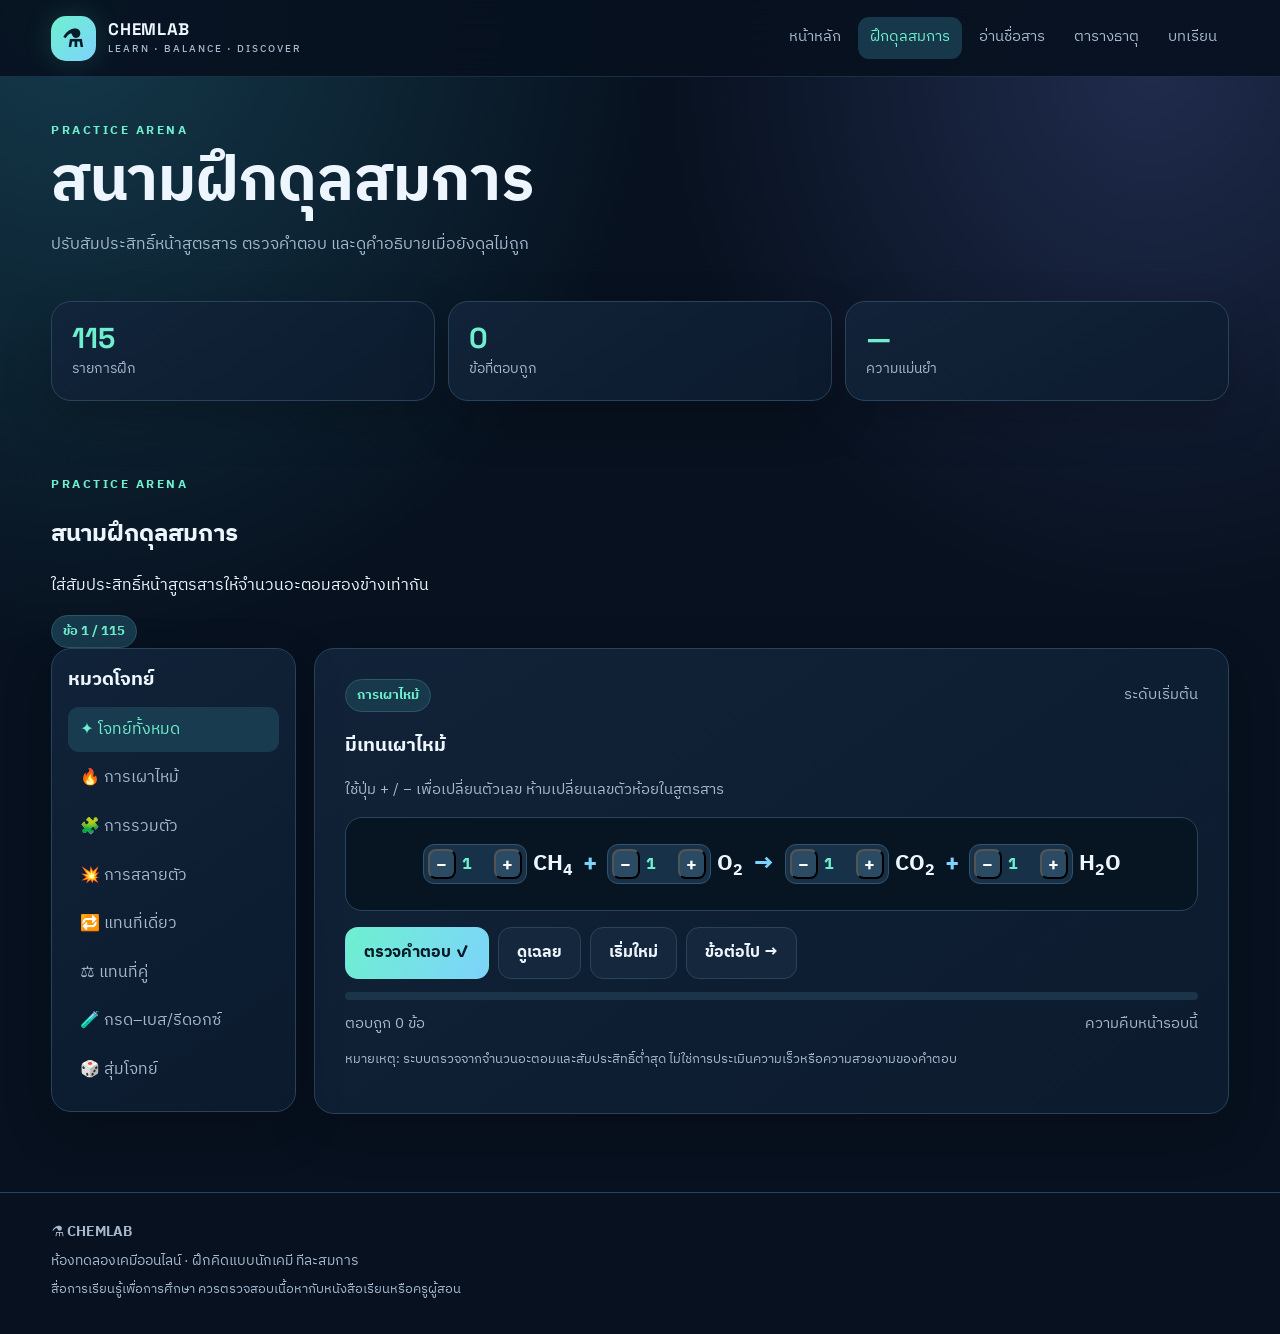
<file: practice.html>
<!doctype html><html lang="th"><head><meta charset="utf-8"><meta name="viewport" content="width=device-width,initial-scale=1"><meta name="theme-color" content="#07111f"><title>ฝึกดุลสมการ | ChemLab</title><link rel="stylesheet" href="style.css"></head><body><header class="top"><div class="shell nav"><a class="brand" href="index.html"><span class="mark">⚗</span><span>CHEMLAB<small>LEARN · BALANCE · DISCOVER</small></span></a><nav class="links"><a href="index.html" data-page="home">หน้าหลัก</a><a href="practice.html" data-page="practice">ฝึกดุลสมการ</a><a href="naming.html" data-page="naming">อ่านชื่อสาร</a><a href="periodic.html" data-page="periodic">ตารางธาตุ</a><a href="lessons.html" data-page="lessons">บทเรียน</a></nav></div></header><script>document.querySelectorAll('.links a').forEach(a=>{if(a.dataset.page==='practice')a.classList.add('active')})</script><main class="shell"><section class="pageintro"><div class="eyebrow">PRACTICE ARENA</div><h1>สนามฝึกดุลสมการ</h1><p>ปรับสัมประสิทธิ์หน้าสูตรสาร ตรวจคำตอบ และดูคำอธิบายเมื่อยังดุลไม่ถูก</p></section><div class="stats"><div class="stat"><strong id="totalCount">500+</strong><span>รายการฝึก</span></div><div class="stat"><strong id="solvedCount">0</strong><span>ข้อที่ตอบถูก</span></div><div class="stat"><strong id="accuracy">—</strong><span>ความแม่นยำ</span></div></div><section class="section wrap" id="practice">
 <div class="section-head"><div><div class="eyebrow">Practice arena</div><h2>สนามฝึกดุลสมการ</h2><p>ใส่สัมประสิทธิ์หน้าสูตรสารให้จำนวนอะตอมสองข้างเท่ากัน</p></div><span class="pill" id="questionCounter">ข้อ 1 / 500+</span></div>
 <div class="layout">
  <aside class="card side"><h3>หมวดโจทย์</h3><button class="selected" data-filter="all">✦ โจทย์ทั้งหมด</button><button data-filter="combustion">🔥 การเผาไหม้</button><button data-filter="synthesis">🧩 การรวมตัว</button><button data-filter="decomposition">💥 การสลายตัว</button><button data-filter="single">🔁 แทนที่เดี่ยว</button><button data-filter="double">⚖️ แทนที่คู่</button><button data-filter="acid">🧪 กรด–เบส/รีดอกซ์</button><button data-filter="random">🎲 สุ่มโจทย์</button></aside>
  <div class="card practice">
   <div class="row"><span class="pill" id="categoryLabel">โจทย์ผสม</span><span class="hint" id="difficulty">ระดับเริ่มต้น</span></div>
   <h3 id="questionTitle">จงดุลสมการต่อไปนี้</h3>
   <p class="hint">ใช้ปุ่ม + / − เพื่อเปลี่ยนตัวเลข ห้ามเปลี่ยนเลขตัวห้อยในสูตรสาร</p>
   <div class="equation" id="equation"></div>
   <div class="answer-actions"><button class="btn primary" id="checkBtn">ตรวจคำตอบ ✓</button><button class="btn secondary" id="showBtn">ดูเฉลย</button><button class="btn secondary" id="resetBtn">เริ่มใหม่</button><button class="btn secondary" id="nextBtn">ข้อต่อไป →</button></div>
   <div class="feedback" id="feedback" aria-live="polite"></div>
   <div class="progressbar"><div id="progressFill"></div></div><div class="row"><span class="hint" id="progressText">ตอบถูก 0 ข้อ</span><span class="hint">ความคืบหน้ารอบนี้</span></div>
   <p class="notice">หมายเหตุ: ระบบตรวจจากจำนวนอะตอมและสัมประสิทธิ์ต่ำสุด ไม่ใช่การประเมินความเร็วหรือความสวยงามของคำตอบ</p>
  </div>
 </div>
</section></main><footer class="footer"><div class="shell"><strong>⚗ CHEMLAB</strong><p>ห้องทดลองเคมีออนไลน์ · ฝึกคิดแบบนักเคมี ทีละสมการ</p><p class="notice">สื่อการเรียนรู้เพื่อการศึกษา ควรตรวจสอบเนื้อหากับหนังสือเรียนหรือครูผู้สอน</p></div></footer><script src="practice.js"></script></body></html>
</file>
<file: style.css>
@import url('https://fonts.googleapis.com/css2?family=IBM+Plex+Sans+Thai:wght@300;400;500;600;700&family=Space+Grotesk:wght@400;500;600;700&display=swap');
:root{--bg:#07111f;--panel:#101e31;--panel2:#172941;--line:#29435d;--ink:#edf5ff;--muted:#a6b9cf;--mint:#6ef0cf;--cyan:#7dd3fc;--gold:#ffd27d;--pink:#ff8da1;--green:#86f7b5;--shadow:0 18px 50px #0003}*{box-sizing:border-box}html{scroll-behavior:smooth}body{margin:0;background:radial-gradient(ellipse at 5% 0%,#143a4b 0,transparent 35%),radial-gradient(ellipse at 90% 5%,#202b4d 0,transparent 30%),var(--bg);color:var(--ink);font-family:'IBM Plex Sans Thai',system-ui,sans-serif;line-height:1.6}button,input,select{font:inherit}button{cursor:pointer}.shell{width:min(1200px,92%);margin:auto}.top{position:sticky;top:0;z-index:30;background:#07111fe8;backdrop-filter:blur(18px);border-bottom:1px solid #29435d99}.nav{min-height:76px;display:flex;align-items:center;justify-content:space-between;gap:20px}.brand{display:flex;align-items:center;gap:12px;text-decoration:none;color:var(--ink);font:700 1.05rem 'Space Grotesk',sans-serif;letter-spacing:.7px}.brand small{display:block;font:500 .65rem 'IBM Plex Sans Thai';color:var(--muted);letter-spacing:2px}.mark{width:45px;height:45px;display:grid;place-items:center;border-radius:15px;color:#041a26;font-size:24px;background:linear-gradient(135deg,var(--mint),var(--cyan));box-shadow:0 0 30px #6ef0cf2a}.links{display:flex;gap:5px;flex-wrap:wrap}.links a{color:var(--muted);text-decoration:none;padding:9px 12px;border-radius:11px;font-size:.92rem;transition:.2s}.links a:hover,.links a.active{background:#17374a;color:var(--mint)}.hero{padding:64px 0 36px;display:grid;grid-template-columns:1.15fr .85fr;gap:32px;align-items:center}.eyebrow{color:var(--mint);font-size:.78rem;letter-spacing:2.5px;text-transform:uppercase;font-weight:700}.hero h1{font-size:clamp(2.6rem,6vw,5.4rem);line-height:1.04;letter-spacing:-2px;margin:14px 0 20px;font-weight:700}.hero h1 em{font-style:normal;color:var(--mint)}.lead{font-size:1.1rem;color:var(--muted);max-width:630px}.btn{display:inline-flex;align-items:center;justify-content:center;gap:8px;border:1px solid transparent;border-radius:13px;padding:12px 18px;font-weight:700;text-decoration:none;transition:transform .2s,filter .2s}.btn:hover{transform:translateY(-2px);filter:brightness(1.08)}.primary{background:linear-gradient(120deg,var(--mint),var(--cyan));color:#061a26}.secondary{background:#15273c;color:var(--ink);border-color:var(--line)}.actions{display:flex;gap:10px;flex-wrap:wrap;margin-top:24px}.art{min-height:300px;display:grid;place-items:center;position:relative;overflow:hidden;border:1px solid #34536a;border-radius:30px;background:linear-gradient(145deg,#152d41bb,#0b1b2bcc);box-shadow:var(--shadow)}.art:before,.art:after{content:'';position:absolute;border:1px solid #6ef0cf55;border-radius:50%;width:230px;height:100px;transform:rotate(-35deg)}.art:after{transform:rotate(35deg);border-color:#7dd3fc88}.orb{width:128px;height:128px;border-radius:50%;display:grid;place-items:center;font-size:60px;z-index:1;background:radial-gradient(circle at 35% 30%,#8ffff0,#1e9a9e 42%,#102a4b 74%);box-shadow:0 0 70px #6ef0cf45}.bubble{position:absolute;border-radius:50%;background:var(--gold);box-shadow:0 0 20px #ffd27d77}.b1{width:12px;height:12px;top:22%;left:22%}.b2{width:8px;height:8px;right:20%;top:30%;background:var(--pink)}.b3{width:10px;height:10px;bottom:22%;left:28%;background:var(--cyan)}.stats{display:grid;grid-template-columns:repeat(3,1fr);gap:13px;margin:10px auto 42px}.stat,.card{background:linear-gradient(145deg,#12243aee,#0c1b2eee);border:1px solid #29435d;border-radius:20px;box-shadow:var(--shadow)}.stat{padding:18px 20px}.stat strong{display:block;font:700 1.8rem 'Space Grotesk';color:var(--mint)}.stat span{color:var(--muted);font-size:.9rem}.section{padding:32px 0 48px;scroll-margin-top:90px}.head{display:flex;align-items:end;justify-content:space-between;gap:18px;margin-bottom:22px}.head h2{font-size:clamp(1.8rem,3.5vw,2.7rem);margin:5px 0}.head p{margin:0;color:var(--muted)}.grid{display:grid;grid-template-columns:repeat(3,1fr);gap:15px}.category{padding:23px;text-align:left;min-height:170px;color:var(--ink);transition:.22s;position:relative;overflow:hidden}.category:hover{transform:translateY(-4px);border-color:var(--mint)}.category .emoji{font-size:30px}.category h3{margin:10px 0 4px}.category p{margin:0;color:var(--muted);font-size:.92rem}.category:after{content:'↗';position:absolute;right:18px;top:16px;color:var(--mint);opacity:.8}.pageintro{padding:44px 0 18px}.pageintro h1{font-size:clamp(2.1rem,5vw,3.8rem);line-height:1.1;margin:8px 0}.pageintro p{color:var(--muted);max-width:800px}.layout{display:grid;grid-template-columns:245px 1fr;gap:18px}.side{padding:16px;height:max-content;position:sticky;top:95px}.side h3{margin:0 0 12px}.side button{display:block;width:100%;text-align:left;background:transparent;color:var(--muted);padding:10px 12px;border-radius:11px;margin:3px 0;border:0}.side button:hover,.side button.selected{background:#193b50;color:var(--mint)}.practice{padding:clamp(17px,3vw,30px)}.row{display:flex;justify-content:space-between;align-items:center;gap:10px;flex-wrap:wrap}.pill{display:inline-flex;align-items:center;background:#17394b;color:var(--mint);border:1px solid #2a5867;border-radius:99px;padding:5px 11px;font-size:.82rem;font-weight:700}.equation{display:flex;align-items:center;justify-content:center;gap:10px;flex-wrap:wrap;padding:26px 8px;margin:14px 0;background:#071523;border:1px solid var(--line);border-radius:17px}.species{display:flex;align-items:center;gap:6px;white-space:nowrap}.formula{font-size:clamp(1rem,2.3vw,1.4rem);font-weight:700}.formula sub{font-size:.7em}.operator{font-size:1.5rem;color:var(--cyan);font-weight:800}.coef{display:flex;align-items:center;gap:4px;background:#173149;border:1px solid #34536a;border-radius:11px;padding:4px}.coef button{width:28px;height:30px;border-radius:8px;background:#2b4a63;color:#fff;font-weight:900;font-size:1.1rem}.coef input{width:30px;text-align:center;background:transparent;color:var(--mint);border:0;font-weight:800;outline:none}.answer-actions{display:flex;gap:9px;flex-wrap:wrap;margin-top:16px}.feedback{padding:14px 16px;border-radius:13px;margin-top:15px;display:none}.feedback.good{display:block;background:#123c35;border:1px solid #287c62;color:#c0ffe5}.feedback.bad{display:block;background:#452532;border:1px solid #8d465b;color:#ffd9df}.hint,.muted{color:var(--muted);font-size:.92rem}.progressbar{height:8px;background:#1b344a;border-radius:9px;overflow:hidden;margin:13px 0}.progressbar div{height:100%;background:linear-gradient(90deg,var(--mint),var(--cyan));width:0%;transition:width .3s}.lesson-grid{display:grid;grid-template-columns:repeat(2,1fr);gap:15px}.lesson{padding:23px}.lesson h3{color:var(--mint);margin-top:0}.lesson p,.lesson li{color:var(--muted)}.example{padding:12px 14px;border-radius:11px;background:#071523;border:1px solid var(--line);margin:10px 0}.field{display:block;width:100%;padding:12px 14px;border-radius:12px;background:#071523;border:1px solid var(--line);color:var(--ink)}label{display:block;margin:12px 0 6px;color:var(--muted)}.quiz{padding:23px}.tablewrap{overflow-x:auto;padding:16px}.ptable{display:grid;grid-template-columns:repeat(18,minmax(43px,1fr));gap:5px;min-width:900px}.element{position:relative;min-height:68px;border:1px solid #34536a;border-radius:9px;background:#142a40;color:var(--ink);padding:5px 3px;text-align:center;transition:.16s}.element:hover{transform:scale(1.07);z-index:2;border-color:white}.element .num{display:block;text-align:left;font-size:.62rem;color:#b3c7d8;padding-left:3px}.element b{display:block;font:700 1.15rem 'Space Grotesk'}.element small{display:block;font-size:.57rem;white-space:nowrap;overflow:hidden;text-overflow:ellipsis}.alkali{background:#493047;border-color:#98577b}.alkaline{background:#5a3d31;border-color:#bb805b}.transition{background:#253e66;border-color:#4e7ec0}.post{background:#214c52;border-color:#4a9d9c}.metalloid{background:#46502d;border-color:#91a65c}.nonmetal{background:#164f45;border-color:#47a990}.halogen{background:#4c3f72;border-color:#9a85d4}.noble{background:#5a3e67;border-color:#b88bd0}.lanth{background:#514326;border-color:#bba253}.act{background:#5a343a;border-color:#bd6c7a}.empty{visibility:hidden}.legend{display:flex;flex-wrap:wrap;gap:8px;margin:14px 0}.legend span{font-size:.82rem;color:var(--muted);display:flex;align-items:center;gap:6px}.dot{width:10px;height:10px;border-radius:3px;display:inline-block}.element-detail{display:grid;grid-template-columns:110px 1fr;gap:18px;padding:22px;margin-top:16px}.detail-symbol{display:grid;place-items:center;align-content:center;background:#17394b;border:1px solid #3b6577;border-radius:17px;min-height:120px}.detail-symbol b{font:700 3rem 'Space Grotesk';color:var(--mint)}.detail-symbol span{color:var(--muted)}.detail-content h3{margin:0 0 5px}.detail-content p{color:var(--muted);margin:5px 0}.prefixgrid{display:grid;grid-template-columns:repeat(2,1fr);gap:9px}.prefix{padding:12px;border:1px solid var(--line);border-radius:12px;background:#0b1b2b}.prefix b{color:var(--mint)}.footer{margin-top:30px;border-top:1px solid var(--line);padding:28px 0;color:var(--muted);font-size:.9rem}.footer p{margin:6px 0}.notice{font-size:.82rem;color:var(--muted);margin-top:12px}
@media(max-width:900px){.hero{grid-template-columns:1fr}.art{min-height:230px}.grid{grid-template-columns:repeat(2,1fr)}.layout{grid-template-columns:1fr}.side{position:static;display:flex;overflow:auto;gap:5px;white-space:nowrap}.side h3{display:none}.side button{width:auto;flex:0 0 auto}.ptable{min-width:850px}}
@media(max-width:600px){.nav{align-items:flex-start;padding:12px 0}.links{max-width:210px;justify-content:flex-end}.links a{padding:7px 8px;font-size:.8rem}.brand{font-size:.9rem}.mark{width:39px;height:39px}.hero{padding-top:35px}.stats{gap:7px}.stat{padding:12px}.stat strong{font-size:1.35rem}.grid,.lesson-grid,.prefixgrid{grid-template-columns:1fr}.head{align-items:flex-start;flex-direction:column}.equation{gap:7px;padding:15px 5px}.formula{font-size:.98rem}.coef button{width:24px;height:27px}.coef input{width:23px}.element-detail{grid-template-columns:1fr}.detail-symbol{min-height:100px}.pageintro{padding-top:30px}}

/* Added family markers for the f-block series */
.dot.lanthanide{background:#d7a7ff}.dot.actinide{background:#f3a76b}
</file>
